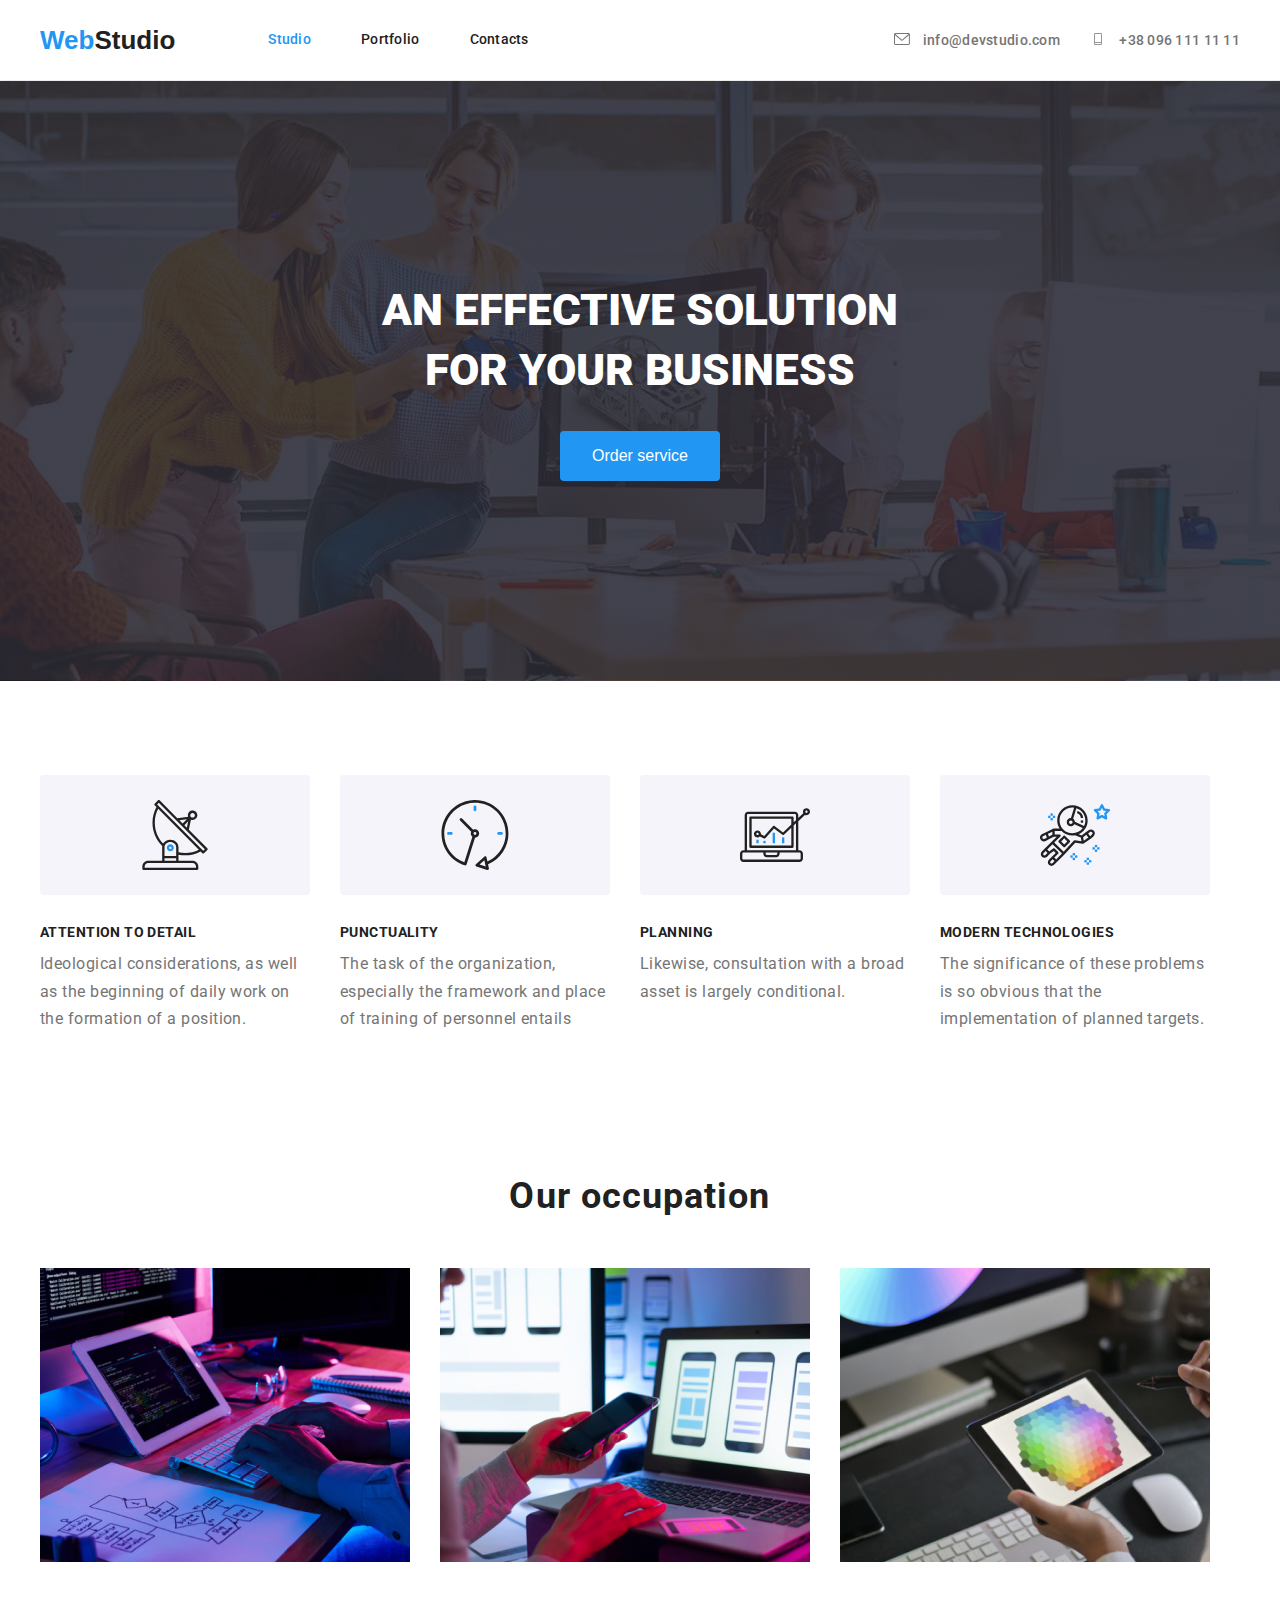
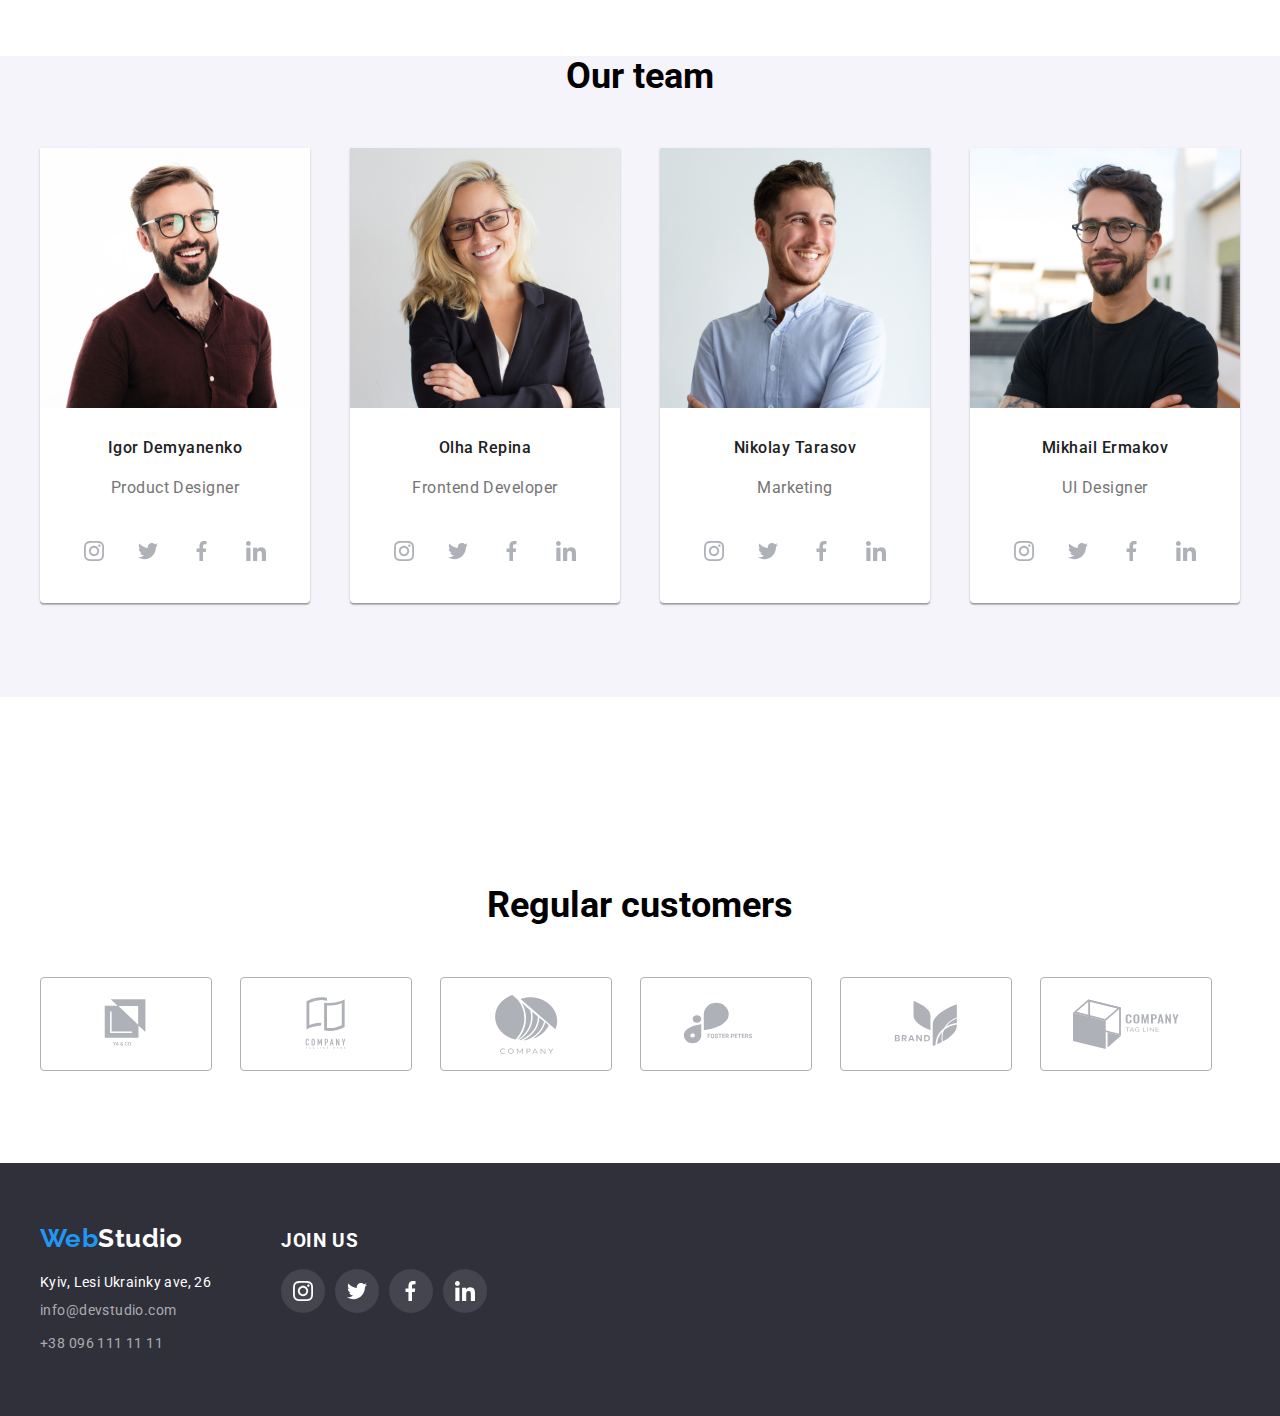
<file: index.html>
<!DOCTYPE html>
<html lang="en">

<head>
    <meta charset="UTF-8">
    <link rel="stylesheet" href="https://cdnjs.cloudflare.com/ajax/libs/modern-normalize/1.1.0/modern-normalize.min.css"
        integrity="sha512-wpPYUAdjBVSE4KJnH1VR1HeZfpl1ub8YT/NKx4PuQ5NmX2tKuGu6U/JRp5y+Y8XG2tV+wKQpNHVUX03MfMFn9Q=="
        crossorigin="anonymous" referrerpolicy="no-referrer" />
    <meta http-equiv="X-UA-Compatible" content="IE=edge">
    <meta name="viewport" content="width=device-width, initial-scale=1.0">
    <link rel="preconnect" href="https://fonts.googleapis.com">
    <link rel="preconnect" href="https://fonts.gstatic.com" crossorigin>
    <link rel="preconnect" href="https://fonts.googleapis.com">
    <link rel="preconnect" href="https://fonts.gstatic.com" crossorigin>
    <link
        href="https://fonts.googleapis.com/css2?family=Raleway:wght@700&family=Roboto:wght@400;500;700;900&display=swap"
        rel="stylesheet">
    <!-- <link> -->
    <link rel="stylesheet" href="css/style.css">
    <title>Studio</title>
</head>

<body>
    <!--Header-->
    <header class="header">
        <div class="container contacts-header">
        <nav class="nav">
            <a class="web-studio" href="index.html"><span class="web">Web</span>Studio
            </a>
            <ul class="site-nav item">
                <li class="item">
                    <a class="link-studio active" href="#">Studio</a>
                </li>
                <li class="item">
                    <a class="text-portfolio" href="portfolio.html">Portfolio</a>
                </li>
                <li class="item">
                    <a class="contacts" href="#">Contacts</a>
                </li>
            </ul>
        </nav>
        <ul class="contacts-header item">
            <li class="item">
                <a class="mail-header" href="mailto:info@devstudio">
                    <svg class="icon-right" width='16' height='12'>
                        <use href="./images/spraits.svg#icon-mail"></use>
                    </svg>
                    info@devstudio.com</a>
            </li>
            <li class="item">
                <a class="tel-header" href="tel:+380961111111">
                    <svg class="icon-right" width="16" height="12">
                        <use href="./images/spraits.svg#smart"></use>
                    </svg>
                    +38 096 111 11 11</a>
            </li>
        </ul>
        </div>
    </header>
    <!--/Header-->

    <!--Banner-Content-->
    <main>
        <section class="banner">
            <div class="container">
            <h1 class="banner-text">AN EFFECTIVE SOLUTION <br> FOR YOUR BUSINESS
            </h1>
            <button class="btn-text-banner" type="button">Order service
            </button>
            </div>
        </section>
        <!--/Banner-Content-->
        <!--Features-->
        <section class="section">
            <div class="container">
            <ul class="features">
                <li class="description-item">
                    <div class="icon-features">
                        <svg class="icons-feature" width="70" height="70">
                            <use href="./images/spraits.svg#antenna"></use>
                        </svg> 
                    </div>
                    <h3 class="text-features">Attention to detail</h3>
                    <p class="description">
                        Ideological considerations, as well as the beginning of daily work on the formation of a
                        position.
                    </p>
                </li>
                <li class="description-item">
                    <div class="icon-features">
                        <svg class="icons-feature" width="70" height="70">
                            <use href="./images/spraits.svg#clock"></use>
                        </svg>
                    </div>
                    <h3 class="text-features">Punctuality</h3>
                    <p class="description">
                        The task of the organization, especially the framework and place of training of personnel
                        entails
                    </p>
                </li>
                <li class="description-item">
                    <div class="icon-features">
                        <svg class="icons-feature" width="70" height="70">
                            <use href="./images/spraits.svg#diagram"></use>
                        </svg>
                    </div>
                    <h3 class="text-features">Planning</h3>
                    <p class="description">
                        Likewise, consultation with a broad asset is largely conditional.
                    </p>
                </li>
                <li class="description-item">
                    <div class="icon-features">
                        <svg class="icons-feature" width="70" height="70">
                            <use href="./images/spraits.svg#astronaut"></use>
                        </svg>
                    </div>
                    <h3 class="text-features">Modern technologies</h3>
                    <p class="description">
                        The significance of these problems is so obvious that the implementation of planned targets.
                    </p>
                </li>
            </ul>
            </div>
        </section>
        <!--/Features-->
        <!--Occupation-->
        <section>
            <div class="container">
            <h2 class="occupation">Our occupation</h2>
            <ul class="occupation-inner">
                <li class="item-occupation">
                    <img class="img-occupation" src="images/works-img1.jpg" alt="Aplication Development">
                </li>
                <li class="item-occupation">
                    <img class="img-occupation" src="images/works-img2.jpg" alt="Adaptation">
                </li>
                <li class="item-occupation">
                    <img class="img-occupation" src="images/works-img3.jpg" alt="Design Decoration">
                </li>
            </ul>
            </div>
        </section>
        <!--/Occupation-->
        <!--Our-workers-->
        <section class="section section-inner">
            <div class="container">
            <h2 class="our-team">Our team</h2>
            <ul class="inner-team">
                <li class="team">
                    <img class="team-card" src="images/worker-img1.jpg" width="270" height="260" alt="Igor Demyanenko">
                    <div class="item-work">
                    <h3 class="developers-name">Igor Demyanenko</h3>
                    <p class="position">
                        Product Designer
                    </p>
                    <ul class="social-set">
                        <li class="item-social">
                            <a class="social-link" href="">
                                <svg class="item-socials" width="20" height="20">
                                    <use href="./images/spraits.svg#instagram"></use>
                                </svg>
                            </a>
                    
                        </li>
                        <li class="item-social">
                            <a class="social-link" href="">
                                <svg class="item-socials" width="20" height="20">
                                    <use href="./images/spraits.svg#twitter"></use>
                                </svg>
                            </a>
                        </li>
                        <li class="item-social">
                            <a class="social-link" href="#">
                                <svg class="item-socials" width="20" height="20">
                                    <use href="./images/symbol-defs.svg#facebook"></use>
                                </svg>
                            </a>
                        </li>
                    
                        <li class="item-social">
                            <a class="social-link" href="#">
                                <svg class="item-socials" width="20" height="20">
                                    <use href="./images/spraits.svg#linkedin"></use>
                                </svg>
                            </a>
                        </li>
                    </ul>
                    </div>
                </li>
                <li class="team">
                    <img class="team-card" src="images/worker-img2.jpg" width="270" height="260" alt="Olha Repina">
                    <div class="item-work">
                    <h3 class="developers-name">Olha Repina</h3>
                    <p class="position">
                        Frontend Developer
                    </p>
                <ul class="social-set">
                    <li class="item-social">
                        <a class="social-link" href="">
                            <svg class="item-socials" width="20" height="20">
                                <use href="./images/spraits.svg#instagram"></use>
                            </svg>
                        </a>
                
                    </li>
                    <li class="item-social">
                        <a class="social-link" href="">
                            <svg class="item-socials" width="20" height="20">
                                <use href="./images/spraits.svg#twitter"></use>
                            </svg>
                        </a>
                    </li>
                    <li class="item-social">
                        <a class="social-link" href="#">
                            <svg class="item-socials" width="20" height="20">
                                <use href="./images/symbol-defs.svg#facebook"></use>
                            </svg>
                        </a>
                    </li>
                
                    <li class="item-social">
                        <a class="social-link" href="#">
                            <svg class="item-socials" width="20" height="20">
                                <use href="./images/spraits.svg#linkedin"></use>
                            </svg>
                        </a>
                    </li>
                </ul>
                </div>
                </li>
                <li class="team">
                    <img class="team-card" src="images/worker-img3.jpg" width="270" height="260" alt="Nikolay Tarasov">
                    <div class="item-work">
                    <h3 class="developers-name">Nikolay Tarasov</h3>
                    <p class="position">Marketing</p>
                <ul class="social-set">
                    <li class="item-social">
                        <a class="social-link" href="">
                            <svg class="item-socials" width="20" height="20">
                                <use href="./images/spraits.svg#instagram"></use>
                            </svg>
                        </a>
                
                    </li>
                    <li class="item-social">
                        <a class="social-link" href="">
                            <svg class="item-socials" width="20" height="20">
                                <use href="./images/spraits.svg#twitter"></use>
                            </svg>
                        </a>
                    </li>
                    <li class="item-social">
                        <a class="social-link" href="#">
                            <svg class="item-socials" width="20" height="20">
                                <use href="./images/symbol-defs.svg#facebook"></use>
                            </svg>
                        </a>
                    </li>
                
                    <li class="item-social">
                        <a class="social-link" href="#">
                            <svg class="item-socials" width="20" height="20">
                                <use href="./images/spraits.svg#linkedin"></use>
                            </svg>
                        </a>
                    </li>
                </ul>
                </div>
                </li>
                <li class="team">
                    <img class="team-card" src="images/worker-img4.jpg" width="270" height="260" alt="Mikhail Ermakov">
                    <div class="item-work">
                    <h3 class="developers-name">Mikhail Ermakov</h3>
                    <p class="position">UI Designer</p>
            <ul class="social-set">
                <li class="item-social">
                    <a class="social-link" href="">
                        <svg class="item-socials" width="20" height="20">
                            <use href="./images/spraits.svg#instagram"></use>
                        </svg>
                    </a>
            
                </li>
                <li class="item-social">
                    <a class="social-link" href="">
                        <svg class="item-socials" width="20" height="20">
                            <use href="./images/spraits.svg#twitter"></use>
                        </svg>
                    </a>
                </li>
                <li class="item-social">
                    <a class="social-link" href="#">
                        <svg class="item-socials" width="20" height="20">
                            <use href="./images/symbol-defs.svg#facebook"></use>
                        </svg>
                    </a>
                </li>
            
                <li class="item-social">
                    <a class="social-link" href="#">
                        <svg class="item-socials" width="20" height="20">
                            <use href="./images/spraits.svg#linkedin"></use>
                        </svg>
                    </a>
                </li>
            </ul>
            </div>
                </li>
            </ul>
            </div>
        </section>

    <section class="section">
        <div class="container">
            <h2 class="our-team">Regular customers</h2>
            <ul class="clients">
                <li class="item-clients">
    
                    <a class="link-company" href="">
                        <div class="inner-company">
                            <svg class="icon-company" width="106" height="60">
                                <use href="./images/spraits.svg#icon-company-1"></use>
                            </svg>
                        </div>
    
                    </a>
                </li>
                <li class="item-clients">
                    <div class="inner-company"></div>
                    <a class="link-company" href="">
                        <svg class="icon-company" width="106" height="60">
                            <use href="./images/spraits.svg#icon-company-2"></use>
                        </svg>
                    </a>
                </li>
                <li class="item-clients">
                    <div class="inner-company"></div>
                    <a class="link-company" href="">
                        <svg class="icon-company" width="106" height="60">
                            <use href="./images/spraits.svg#icon-company-3"></use>
                        </svg>
                    </a>
                </li>
                <li class="item-clients">
                    <div class="inner-company"></div>
                    <a class="link-company" href="">
                        <svg class="icon-company" width="106" height="60">
                            <use href="./images/symbol-company-5.svg#icon-company-4"></use>
                        </svg>
                    </a>
                </li>
                <li class="item-clients">
                    <div class="inner-company"></div>
                    <a class="link-company" href="">
                        <svg class="icon-company" width="106" height="60">
                            <use href="./images/spraits.svg#icon-company-5"></use>
                        </svg>
                    </a>
                </li>
                <li class="item-clients">
                    <div class="inner-company"></div>
                    <a class="link-company" href="">
                        <svg class="icon-company" width="106" height="60">
                            <use href="./images/spraits.svg#icon-company-6"></use>
                        </svg>
                    </a>
                </li>
            </ul>
        </div>
    </section>
    </main>
    <!--/Our-workers-->
    <!--Footer-->
    <footer class="footer section-footer">
        
        <div class="container main-footer">
        
            <div class="inner-address">
                <address class="address">
            <a class="web-studio-footer" href="#"><span class="web">Web</span>Studio</a>
            
            <a class="inner-address" href="https://goo.gl/maps/U2Tdcyb7d477dYDr9"> Kyiv, Lesi Ukrainky ave, 26</a>
            
            <a class="mail-footer" href="mailto:info@devstudio.com">info@devstudio.com</a>
            <!-- <br> -->
            <a class="tel-footer" href="tel:+380961111111">+38 096 111 11 11</a>
        </address>
        </div>

        <div class="inner-icons">
            <h3 class="title-icons">
                JOIN US
            </h3>
            <ul class="inner-footer-social">
                <li class="item-footer-social"><a class="footer-social" href="">
                        <svg class="icon-social" width="20" height="20">
                            <use href="./images/spraits.svg#instagram"></use>
                        </svg>
                    </a>
                </li>
            
                <li class="item-footer-social">
                    <a class="footer-social" href="">
                        <svg class="icon-social" width="20" height="20">
                            <use href="./images/spraits.svg#twitter"></use>
                        </svg>
                    </a>
                </li>
            
                <li class="item-footer-social"><a class="footer-social" href="">
                        <svg class="icon-social" width="20" height="20">
                            <use href="./images/symbol-defs.svg#facebook"></use>
                        </svg>
                    </a>
                </li>
            
                <li class="item-footer-social"><a class="footer-social" href="">
                        <svg class="icon-social" width="20" height="20">
                            <use href="./images/spraits.svg#linkedin"></use>
                        </svg>
                    </a>
                </li>
            </ul>
            </div>
        </div>
    </footer>
    <!--/Footer-->
</body>

</html>
</file>
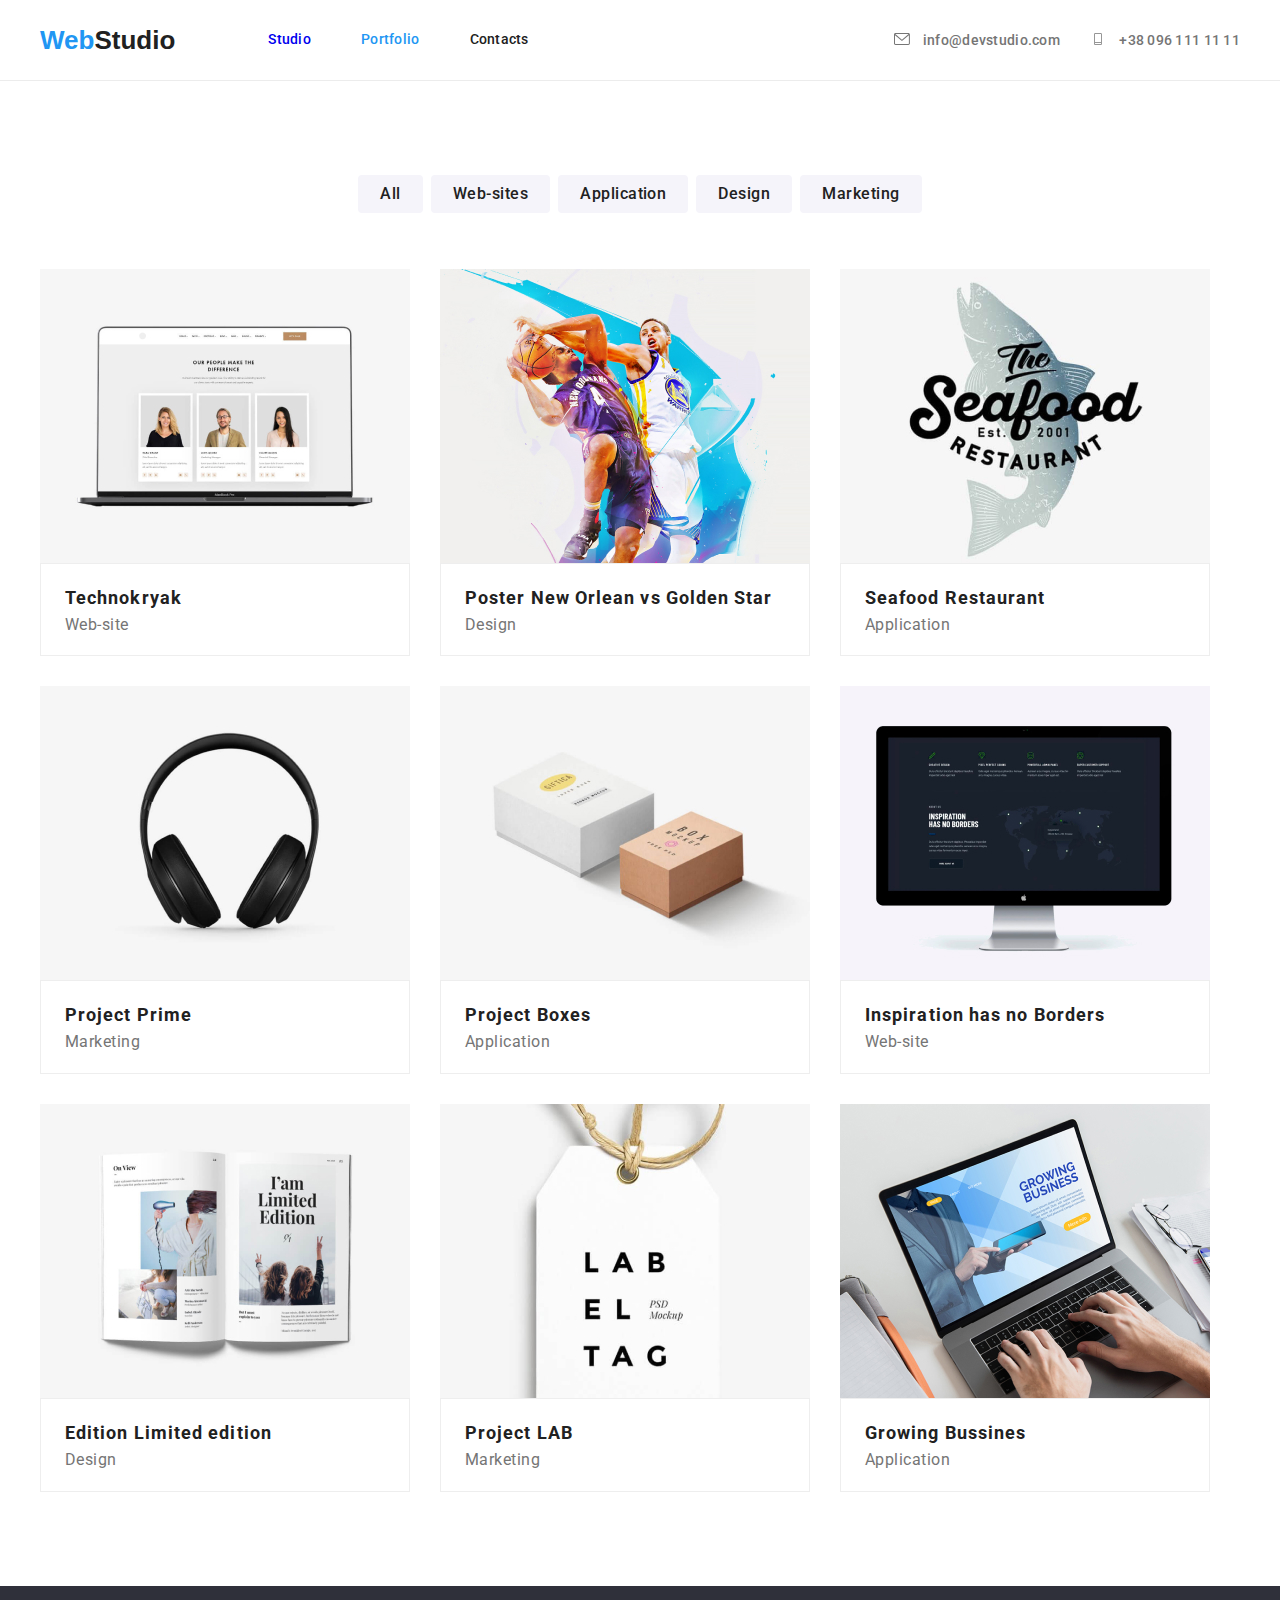
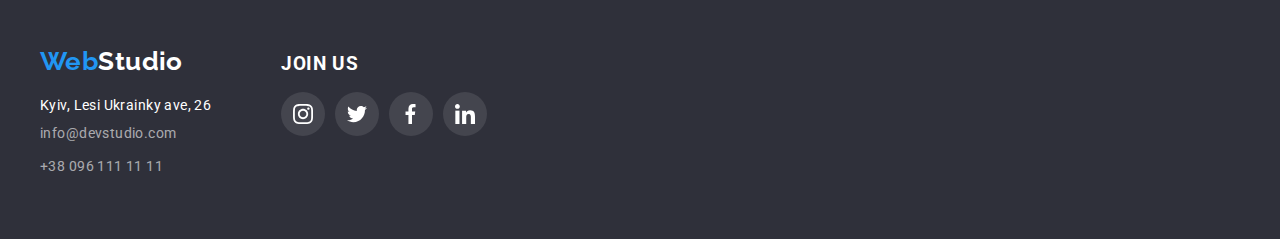
<file: portfolio.html>
<!DOCTYPE html>
<html lang="en">

<head>
    <meta charset="UTF-8">
    <meta http-equiv="X-UA-Compatible" content="IE=edge">
    <meta name="viewport" content="width=device-width, initial-scale=1.0">
    <link rel="preconnect" href="https://fonts.googleapis.com">
    <link rel="preconnect" href="https://fonts.gstatic.com" crossorigin>
    <link
        href="https://fonts.googleapis.com/css2?family=Raleway:wght@700&family=Roboto:wght@400;500;700;900&display=swap"
        rel="stylesheet">
    <link rel="stylesheet" href="css/style.css">
    <title>Portfolio</title>
</head>

<body>
    
        <header class="header">
            <div class="container contacts-header">
                <nav class="nav">
                    <a class="web-studio" href="https://www.coherence.digital/"><span class="web">Web</span>Studio
                    </a>
                    <ul class="site-nav item">
                        <li class="item">
                            <a class="link-studio" href="index.html">Studio</a>
                        </li>
                        <li class="item">
                            <a class="text-portfolio2 active" href="portfolio.html">Portfolio</a>
                        </li>
                        <li class="item">
                            <a class="contacts" href="#">Contacts</a>
                        </li>
                    </ul>
                </nav>
                <ul class="contacts-header item">
                    <li class="item">
                        <a class="mail-header" href="mailto:info@devstudio">
                            <svg class="icon-right" width="16" height="12">
                                <use href="./images/spraits.svg#icon-mail"></use>
                            </svg>
                            info@devstudio.com</a>
                    </li>
                    <li class="item">
                        <a class="tel-header" href="tel:+380961111111">
                            <svg class="icon-right" width="16" height="12">
                                <use href="./images/spraits.svg#smart"></use>
                            </svg>
                            +38 096 111 11 11</a>
                    </li>
                </ul>
            </div>
        </header>
    <!--/Portfolio-header-->

    <!--Navigation-buttons-->
    <main>
        <section class="btn-section">
            <div class="container-button-item">
                <h2 class="visually-hidden">Possibilities</h2>
                
                <ul class="buttons-group btn-item">
                    <li class="button-item">
                        <button class="button-all" type="button">All</button>
                    </li>
                    <li class="button-item">
                        <button class="buttons" type="button">Web-sites</button>
                    </li>
                    <li class="button-item">
                        <button class="buttons" type="button">Application</button>
                    </li>
                    <li class="button-item">
                        <button class="buttons" type="button">Design</button>
                    </li>
                    <li class="button-item">
                        <button class="buttons" type="button">Marketing</button>
                    </li>
                </ul>
            </div>
        <!--/Navigation-buttons-->
        <!--Picture-list-->
        <div class="container">
            <ul class="presentation">
                <li class="presentation-item">
                    <a class="link-presentation" href="#">
                    <img class="cards-portfolio" src="images/portfolio-img1.jpg" width="370" height="294" alt="Technokryak" title="Technokryak">
                    <div class="inner-text-present">
                    <h3 class="text-heading-presentation">Technokryak</h3>
                    <p class="description-text-presentation">
                        Web-site
                    </p>
                    </div>
                    </a>
                </li>
                <li class="presentation-item">
                    <a class="link-presentation" href="#">
                    <img class="cards-portfolio" src="images/portfolio-img2.jpg" width="370" height="294" alt="Poster New Orlean vs Golden Star"
                        title="Poster New Orlean vs Golden Star">
                    <div class="inner-text-present">
                        <h3 class="text-heading-presentation">Poster New Orlean vs Golden Star</h3>
                    <p class="description-text-presentation">
                        Design
                    </p>
                    </div>
                    </a>
                </li>
                <li class="presentation-item">
                    <a class="link-presentation" href="#">
                    <img class="cards-portfolio" src="images/portfolio-img3.jpg" width="370" height="294" alt="Seafood Restaurant"
                        title="Seafood Restaurant">
                    <div class="inner-text-present">
                        <h3 class="text-heading-presentation">Seafood Restaurant</h3>
                    <p class="description-text-presentation">
                        Application
                    </p>
                    </div>
                    </a>
                </li>
                <li class="presentation-item">
                    <a class="link-presentation" href="#">
                    <img class="cards-portfolio" src="images/portfolio-img4.jpg" width="370" height="294" alt="Project Prime"
                        title="Project Prime">
                    <div class="inner-text-present">
                        <h3 class="text-heading-presentation">Project Prime</h3>
                    <p class="description-text-presentation">
                        Marketing
                    </p>
                    </div>
                    </a>
                </li>
                <li class="presentation-item">
                    <a class="link-presentation" href="#">
                    <img class="cards-portfolio" src="images/portfolio-img5.jpg" width="370" height="294" alt="Project Boxes"
                        title="Project Boxes">
                        <div class="inner-text-present">
                    <h3 class="text-heading-presentation">Project Boxes</h3>
                    <p class="description-text-presentation">
                        Application
                    </p>
                    </div>
                    </a>
                </li>
                <li class="presentation-item">
                    <a class="link-presentation" href="#">
                    <img class="cards-portfolio" src="images/portfolio-img6.jpg" width="370" height="294" alt="Inspiration has no Borders"
                        title="Inspiration has no Borders">
                    <div class="inner-text-present">
                        <h3 class="text-heading-presentation">Inspiration has no Borders</h3>
                    <p class="description-text-presentation">
                        Web-site
                    </p>
                    </div>
                    </a>
                </li>
                <li class="presentation-item">
                    <a class="link-presentation" href="#">
                    <img class="cards-portfolio" src="images/portfolio-img7.jpg" width="370" height="294" alt="Edition Limited edition"
                        title="Edition Limited edition">
                        <div class="inner-text-present">
                    <h3 class="text-heading-presentation">Edition Limited edition</h3>
                    <p class="description-text-presentation">
                        Design
                    </p>
                    </div>
                    </a>
                </li>
                <li class="presentation-item">
                    <a class="link-presentation" href="#">
                    <img class="cards-portfolio" src="images/portfolio-img8.jpg" width="370" height="294" alt="Project LAB" title="Project LAB">
                    <div class="inner-text-present">
                    <h3 class="text-heading-presentation">Project LAB</h3>
                    <p class="description-text-presentation">
                        Marketing
                    </p>
                    </div>
                    </a>
                </li>
                <li class="presentation-item">
                    <a class="link-presentation" href="#">
                    <img class="cards-portfolio" src="images/portfolio-img9.jpg" width="370" height="294" alt="Growing Bussines"
                        title="Growing Bussines">
                    <div class="inner-text-present">
                    <h3 class="text-heading-presentation">Growing Bussines</h3>
                    <p class="description-text-presentation">
                        Application
                    </p>
                    </div>
                    </a>
                </li>
            </ul>
            </div>
        </section>
        <!--/Picture-list-->
    </main>
    <!--Footer-->
    <footer class="footer section-footer">
    
        <div class="container main-footer">
    
            <div class="inner-address">
                <address class="address">
                    <a class="web-studio-footer" href="#"><span class="web">Web</span>Studio</a>
    
                    <a class="inner-address" href="https://goo.gl/maps/U2Tdcyb7d477dYDr9"> Kyiv, Lesi Ukrainky ave, 26</a>
    
                    <a class="mail-footer" href="mailto:info@devstudio.com">info@devstudio.com</a>
                    <!-- <br> -->
                    <a class="tel-footer" href="tel:+380961111111">+38 096 111 11 11</a>
                </address>
            </div>
    
            <div class="inner-icons">
                <h3 class="title-icons">
                    JOIN US
                </h3>
                <ul class="inner-footer-social">
                    <li class="item-footer-social"><a class="footer-social" href="">
                            <svg class="icon-social" width="20" height="20">
                                <use href="./images/spraits.svg#instagram"></use>
                            </svg>
                        </a>
                    </li>
    
                    <li class="item-footer-social">
                        <a class="footer-social" href="">
                            <svg class="icon-social" width="20" height="20">
                                <use href="./images/spraits.svg#twitter"></use>
                            </svg>
                        </a>
                    </li>
    
                    <li class="item-footer-social"><a class="footer-social" href="">
                            <svg class="icon-social" width="20" height="20">
                                <use href="./images/symbol-defs.svg#facebook"></use>
                            </svg>
                        </a>
                    </li>
    
                    <li class="item-footer-social"><a class="footer-social" href="">
                            <svg class="icon-social" width="20" height="20">
                                <use href="./images/spraits.svg#linkedin"></use>
                            </svg>
                        </a>
                    </li>
                </ul>
            </div>
        </div>
    </footer>
    <!--/Footer-->
</body>

</html>
</file>
<file: css/style.css>
body {
  font-family: "Roboto", sans-serif;
  background-color: #fff;
  margin: 0;
}

h1,
h2,
h3,
p,
ul {
  margin: 0;
  padding: 0;
}

:root {
  --black: #212121;
  --white: #ffffff;
  --grey: #757575;
  --blue: #2196f3;
  --black-grey: #2f303a;
  --presentation-set: 30px;
}

li {
  list-style-type: none;
  padding: 0;
  margin: 0;
}
.section {
  padding-top: 94px;
  padding-bottom: 94px;
}

/*-------------------header-------------------*/

.active {
  color: var(--blue);
}
.text-portfolio2 {
  color: var(--blue);
}

.icon-right {
  margin-right: 10px;
  fill: #757575;
}

.mail-header:hover .icon-right,
.mail-header:focus .icon-right {
  fill: var(--blue);
}

.mail-header:hover,
.mail-header:focus {
  color: var(--blue);
}

.container {
  width: 1200px;
  margin: 0 auto;
  padding-left: 15px;
  padding-right: 15px;
}
.header {
  border-bottom: 1px solid #ececec;
}

.web-studio {
  display: block;
  padding-top: 25px;
  padding-bottom: 24px;
  margin-right: 93px;
  font-family: "Releway", sans-serif;
  font-style: normal;
  font-weight: bold;
  font-size: 26px;
  line-height: 1.19;
  color: var(--black);
  text-decoration: none;
}
.text-studio-page-2 {
  font-style: normal;
  font-weight: 500;
  font-size: 14px;
  line-height: 1.16;
  letter-spacing: 0.02em;
  color: var(--black);
  text-decoration: none;
}
.text-studio-page-2:hover {
  color: var(--blue);
}
.text-studio-page-2:focus {
  color: var(--blue);
}
.web {
  color: var(--blue);
}
.site-nav {
  display: flex;
}
.nav {
  display: flex;
  align-items: center;
}
.site-nav .item:not(:last-child) {
  margin-right: 50px;
}
.link-studio {
  display: block;
  padding-top: 32px;
  padding-bottom: 32px;
  font-style: normal;
  font-weight: 500;
  font-size: 14px;
  line-height: 1.14;
  letter-spacing: 0.02em;
  text-decoration: none;
}
.link-studio:hover {
  color: var(--blue);
}
.link-studio:focus {
  color: var(--blue);
}
.text-portfolio {
  display: block;
  padding-top: 32px;
  padding-bottom: 32px;
  font-style: normal;
  font-weight: 500;
  font-size: 14px;
  line-height: 1.14;
  letter-spacing: 0.02em;
  color: var(--black);
  text-decoration: none;
}
.text-portfolio2 {
  display: block;
  padding-top: 32px;
  padding-bottom: 32px;
  font-style: normal;
  font-weight: 500;
  font-size: 14px;
  line-height: 1.14;
  letter-spacing: 0.02em;
  color: var(--black);
  text-decoration: none;
}
.text-portfolio2:focus {
  color: var(--blue);
}
.text-portfolio2 {
  color: var(--blue);
}
.text-portfolio2 .text-portfolio:hover {
  color: var(--blue);
}
.text-portfolio:focus {
  color: var(--blue);
}
.text-portfolio-page-2 {
  display: block;
  padding-top: 32px;
  padding-bottom: 32px;
  font-style: normal;
  font-weight: 500;
  font-size: 14px;
  line-height: 1.16;
  letter-spacing: 0.02em;
  color: var(--black);
  text-decoration: none;
}
.text-portfolio-page-2:hover {
  color: var(--blue);
}
.text-portfolio-page-2:focus {
  color: var(--blue);
}
.contacts {
  display: block;
  padding-top: 32px;
  padding-bottom: 32px;
  font-style: normal;
  font-weight: 500;
  font-size: 14px;
  line-height: 1.14;
  letter-spacing: 0.02em;
  color: var(--black);
  text-decoration: none;
}
.contacts:hover {
  color: var(--blue);
}
.contacts:focus {
  color: var(--blue);
}
.contacts-header {
  display: flex;
  align-items: center;
  margin: auto;
}
.contacts-header.item:last-child {
  margin-right: 0;
}
.mail-header {
  padding-right: 30px;
  font-style: normal;
  font-weight: 500;
  font-size: 14px;
  line-height: 1.14;
  letter-spacing: 0.02em;
  text-decoration: none;
  color: var(--grey);
}

.mail-header:hover .icon-right {
  color: var(--blue);
}
.mail-header:focus .icon-right {
  color: var(--blue);
}
.tel-header {
  font-style: normal;
  font-weight: 500;
  font-size: 14px;
  line-height: 1.14;
  letter-spacing: 0.02em;
  text-decoration: none;
  color: var(--grey);
}

.tel-header:hover .icon-right,
.tel-header:focus .icon-right {
  fill: var(--blue);
}

.tel-header:hover,
.tel-header:focus {
  color: var(--blue);
}

/* -------------------page-1------------------- */

/* -------------------banner------------------- */

.banner {
  padding-top: 200px;
  padding-bottom: 200px;
  background: var(--black-grey);
  background-repeat: no-repeat;
  background-position: center;
  background-image: linear-gradient(
      to right,
      rgba(47, 48, 58, 0.8),
      rgba(47, 48, 58, 0.8)
    ),
    url("../images/banner-img.jpg");
}
.banner-text {
  font-size: 44px;
  font-weight: 900;
  line-height: 1.36;
  text-transform: uppercase;
  text-align: center;
  color: var(--white);
}

.btn-text-banner {
  border: none;
  border-radius: 4px;
  padding: 10px 32px;
  font-size: 16px;
  line-height: 1.87;
  cursor: pointer;
  color: var(--white);
  background: #2196f3;
  display: block;
  margin: auto;
  margin-top: 30px;
}
.btn-text-banner:hover {
  background: #188ce8;
  box-shadow: 0px 4px 4px rgba(0, 0, 0, 0.15);
  border-radius: 4px;
  color: var(--white);
}
/* /banner */

/* -------------------features------------------- */

.inner-content {
  background: #f5f4fa;
}

.icon-features {
  width: 270px;
  height: 120px;
  margin-right: 30px;
  display: flex;
  align-items: center;
  justify-content: center;
  background-color: #f5f4fa;
  border-radius: 4px;
  margin-bottom: 30px;
}
.features {
  display: flex;
}
.text-features {
  font-style: normal;
  font-weight: bold;
  font-size: 14px;
  line-height: 1.14;
  letter-spacing: 0.03em;
  text-transform: uppercase;
  color: var(--black);
}
.description {
  font-style: normal;
  font-style: 14px;
  line-height: 1.7;
  letter-spacing: 0.03em;
  color: var(--grey);
  margin-top: 10px;
}
.description-item {
  margin-right: 30px;
  width: 270px;
}
.description-item:last-child {
  margin-right: 0;
}

.occupation {
  margin-bottom: 50px;
  margin-top: 50px;
  font-style: normal;
  font-weight: bold;
  font-size: 36px;
  line-height: 1.16;
  text-align: center;
  letter-spacing: 0.03em;
  color: var(--black);
}
.item-occupation:last-child {
  margin-top: 0;
}
.img-occupation {
  display: block;
}
.occupation-inner {
  display: flex;
  margin-bottom: 94px;
}
.item-occupation {
  margin-right: 30px;
}
/* /features */

/* -------------------team------------------- */

.section.section-inner {
  padding-top: 0;
  background-color: #f5f4fa;
}

.team {
  background-color: var(--white);
  border-color: var(--black);
  border-width: 10px;
  border: var(--black);
  border-radius: 5px;
}
.inner-team {
  display: flex;
  justify-content: space-between;
}
.inner-team .team {
  margin-right: 30px;
  background-color: #ffff;
  border-radius: 5px;
  box-shadow: 0px 1px 3px rgba(0, 0, 0, 0.12), 0px 1px 1px rgba(0, 0, 0, 0.14),
    0px 2px 1px rgba(0, 0, 0, 0.2);
  border-radius: 0px 0px 4px 4px;
}

.team:last-child {
  margin-right: 0;
}
.team-card {
  display: block;
}

.social-set {
  display: flex;
  justify-content: center;
  margin-bottom: 30px;
}

.item-socials {
  fill: #afb1b8;
}

.item-social {
  margin-right: 10px;
  width: 44px;
  height: 44px;
}

.item-social:last-child {
  margin-right: 0;
}

.social-link {
  width: 44px;
  height: 44px;
  display: flex;
  align-items: center;
  justify-content: center;
  border-radius: 50%;
  background-color: #ffffff;
}

.social-link:hover,
.social-link:focus {
  background-color: var(--blue);
}

.social-link:hover .item-socials,
.social-link:focus .item-socials {
  fill: var(--white);
}

/* -----------Clients----------- */

.clients {
  display: flex;
}

.item-clients {
  margin-right: 30px;
  width: 170px;
  height: 92px;
}

.link-company {
  display: block;
  width: 100%;
  height: 100%;
  display: flex;
  align-items: center;
  justify-content: center;
  border: solid 1px #afb1b8;
  border-radius: 4px;
  cursor: pointer;
}

.icon-company {
  fill: #afb1b8;
}

.link-company:hover,
.link-company:focus {
  border: solid 1px #2196f3;
}

.link-company:hover,
.link-company:focus {
  fill: border solid 1px #2196f3;
}

.link-company:hover .icon-company,
.link-company:focus .icon-company {
  fill: #2196f3;
}

.item-clients:last-child {
  margin-right: 0;
}

.our-team {
  margin-bottom: 50px;
  font-style: normal;
  font-weight: bold;
  font-size: 36px;
  line-height: 1.16;
  text-align: center;
  margin-top: 94px;
}
.developers-name {
  margin-bottom: 10px;
  padding-top: 30px;
  width: 270px;
  font-style: normal;
  font-weight: 500;
  font-size: 16px;
  line-height: 1.3;
  text-align: center;
  letter-spacing: 0.03em;
  color: var(--black);
}
.position {
  padding-top: 10px;
  padding-bottom: 30px;
  font-style: normal;
  font-weight: normal;
  font-size: 16px;
  line-height: 1.3;
  text-align: center;
  letter-spacing: 0.03em;
  color: var(--grey);
}
/* /team */

/* /page-1 */

/* -------------------footer------------------- */

.section-footer {
  padding-top: 60px;
  padding-bottom: 60px;
}

.footer {
  /* padding: 60px 0; */
  background: var(--black-grey);
}
.web-studio-footer {
  display: block;
  margin-bottom: 20px;
  font-family: "Raleway", sans-serif;
  font-style: normal;
  font-weight: bold;
  font-size: 26px;
  line-height: 1.19;
  color: var(--white);
  text-decoration: none;
}

.inner-icons {
  margin-left: 70px;
}

.main-footer {
  display: flex;
  align-items: baseline;
}

.title-icons {
  font-weight: bold;
  font-style: 14px;
  line-height: 16px;
  letter-spacing: 0.03em;
  text-transform: uppercase;
  color: #ffffff;
  margin-bottom: 20px;
}

.inner-footer-social {
  display: flex;
}

.icon-social {
  fill: #ffff;
}

.item-footer-social {
  margin-right: 10px;
  width: 44px;
  height: 44px;
}

.footer-social {
  width: 100%;
  height: 100%;
  display: flex;
  align-items: center;
  justify-content: center;
  border-radius: 50%;
  background-color: rgba(255, 255, 255, 0.1);
}

.footer-social:hover,
.footer-social:focus {
  background-color: var(--blue);
}

.item-footer-social:last-child {
  margin-right: 0;
}

.address {
  /* display: flex;
  flex-direction: column; */
  font-style: normal;
  font-weight: normal;
  font-size: 14px;
  line-height: 1.16;
  letter-spacing: 0.03em;
  text-decoration: none;
  color: var(--white);
}
.inner-address {
  /* margin-top: 20px; */
  font-style: normal;
  font-weight: normal;
  font-size: 14px;
  line-height: 1.16;
  letter-spacing: 0.03em;
  text-decoration: none;
  color: var(--white);
}
.mail-footer {
  display: block;
  margin-top: 9px;
  text-decoration: none;
  font-size: 14px;
  line-height: 1.71;
  letter-spacing: 0.03em;
  color: rgba(255, 255, 255, 0.6);
}
.mail-footer:hover {
  color: var(--white);
}
.mail-footer:focus {
  color: var(--white);
}
.tel-footer {
  /* display: block;
  margin-top: 9px; */
  /* font-style: normal;
  font-weight: normal; */
  /* font-size: 14px; */
  /* line-height: 1.71;
  text-decoration: none;
  letter-spacing: 0.03em;
  color: rgba(255, 255, 255, 0.6); */
  display: block;
  margin-top: 9px;
  text-decoration: none;
  font-size: 14px;
  line-height: 1.71;
  letter-spacing: 0.03em;
  color: rgba(255, 255, 255, 0.6);
}
.tel-footer:hover {
  color: var(--white);
}
.tel-footer:focus {
  color: var(--white);
}

/* -------------------page-2------------------- */

.section .btn-section {
  padding-top: 94px;
  padding-bottom: 0;
}

.text-portfolio-page-second {
  display: block;
  padding-top: 32px;
  padding-bottom: 32px;
  font-style: normal;
  font-weight: 500;
  font-size: 14px;
  line-height: 1.14;
  letter-spacing: 0.02em;
  color: var(--blue);
  text-decoration: none;
}
.text-studio-page-second {
  display: block;
  padding-top: 32px;
  padding-bottom: 32px;
  font-style: normal;
  font-weight: 500;
  font-size: 14px;
  line-height: 1.14;
  letter-spacing: 0.02em;
  color: var(--black);
  text-decoration: none;
}
.text-studio-page-second:hover {
  color: var(--blue);
}

/*-------------------buttons-------------------*/

.buttons-group {
  display: flex;
  margin-top: 94px;
  margin-bottom: 56px;
}
.btn-item {
  padding-left: 8px;
  justify-content: center;
}
.btn-item:last-child {
  margin-left: 0;
}
.button-all {
  font-family: "Roboto", sans-serif;
  margin-right: 8px;
  background: #f5f4fa;
  padding: 6px 22px;
  border-radius: 4px;
  font-style: normal;
  font-weight: 500;
  font-size: 16px;
  line-height: 1.6;
  text-align: center;
  letter-spacing: 0.03em;
  color: var(--black);
  border: none;
}
.visually-hidden {
  position: absolute;
  width: 1px;
  height: 1px;
  margin: -1px;
  padding: 0;
  overflow: hidden;
  border: 0;
  clip: rect(0 0 0 0);
}
.button-all:hover {
  background: var(--blue);
  border-radius: 4px;
  color: var(--white);
}
.button-all:focus {
  color: var(--blue);
}
.buttons {
  font-family: "Roboto", sans-serif;
  margin-right: 8px;
  background: #f5f4fa;
  border-radius: 4px;
  cursor: pointer;
  padding: 6px 22px;
  font-style: normal;
  font-weight: 500;
  font-size: 16px;
  line-height: 1.6;
  text-align: center;
  letter-spacing: 0.03em;
  color: var(--black);
  border: none;
}
.buttons:hover {
  color: var(--white);
  background: var(--blue);
  border-radius: 4px;
}
.buttons:focus {
  color: var(--blue);
}

/* -------------------CARD-PRESENTATION-------------------- */

.presentation {
  display: flex;
  flex-wrap: wrap;
  margin-left: calc(-1 * var(--presentation-set));
  margin-top: calc(-1 * var(--presentation-set));
  padding-bottom: 94px;
  /* margin-top: -30px;
  margin-left: -30px; */
}
.presentation-item {
  flex-basis: calc(100% / var(--presentation-set));
  margin-left: var(--presentation-set);
  margin-top: var(--presentation-set);
}

.presentation-item:hover {
  box-shadow: 1px 1px rgba(0, 0, 0, 0.12), 0px 4px 4px rgba(0, 0, 0, 0.06),
    1px 4px 6px rgba(0, 0, 0, 0.16);
}

.inner-text-present {
  padding-top: 20px;
  padding-bottom: 20px;
  padding-left: 24px;
  padding-right: 24px;
  border: 1px solid #eeeeee;
  border-top: 1px solid #eeeeee;
}
.text-heading-presentation {
  font-style: normal;
  font-weight: bold;
  font-size: 18px;
  line-height: 1.5;
  letter-spacing: 0.06em;
  color: var(--black);
  /* padding-top: 20px;
  padding-bottom: 20px;
  margin-left: 24px; */
}
.description-text-presentation {
  font-style: normal;
  font-size: 16px;
  line-height: 1.3;
  letter-spacing: 0.03em;
  color: var(--grey);
  margin-top: 4px;
}
.link-presentation {
  text-decoration: none;
  width: 370px;
}
.cards-portfolio {
  display: block;
}

/* .link-presentation:hover {
  box-shadow: 1px 1px rgba(0, 0, 0, 0.12), 0px 4px 4px rgba(0, 0, 0, 0.06),
    1px 4px 6px rgba(0, 0, 0, 0.16);
} */
</file>
